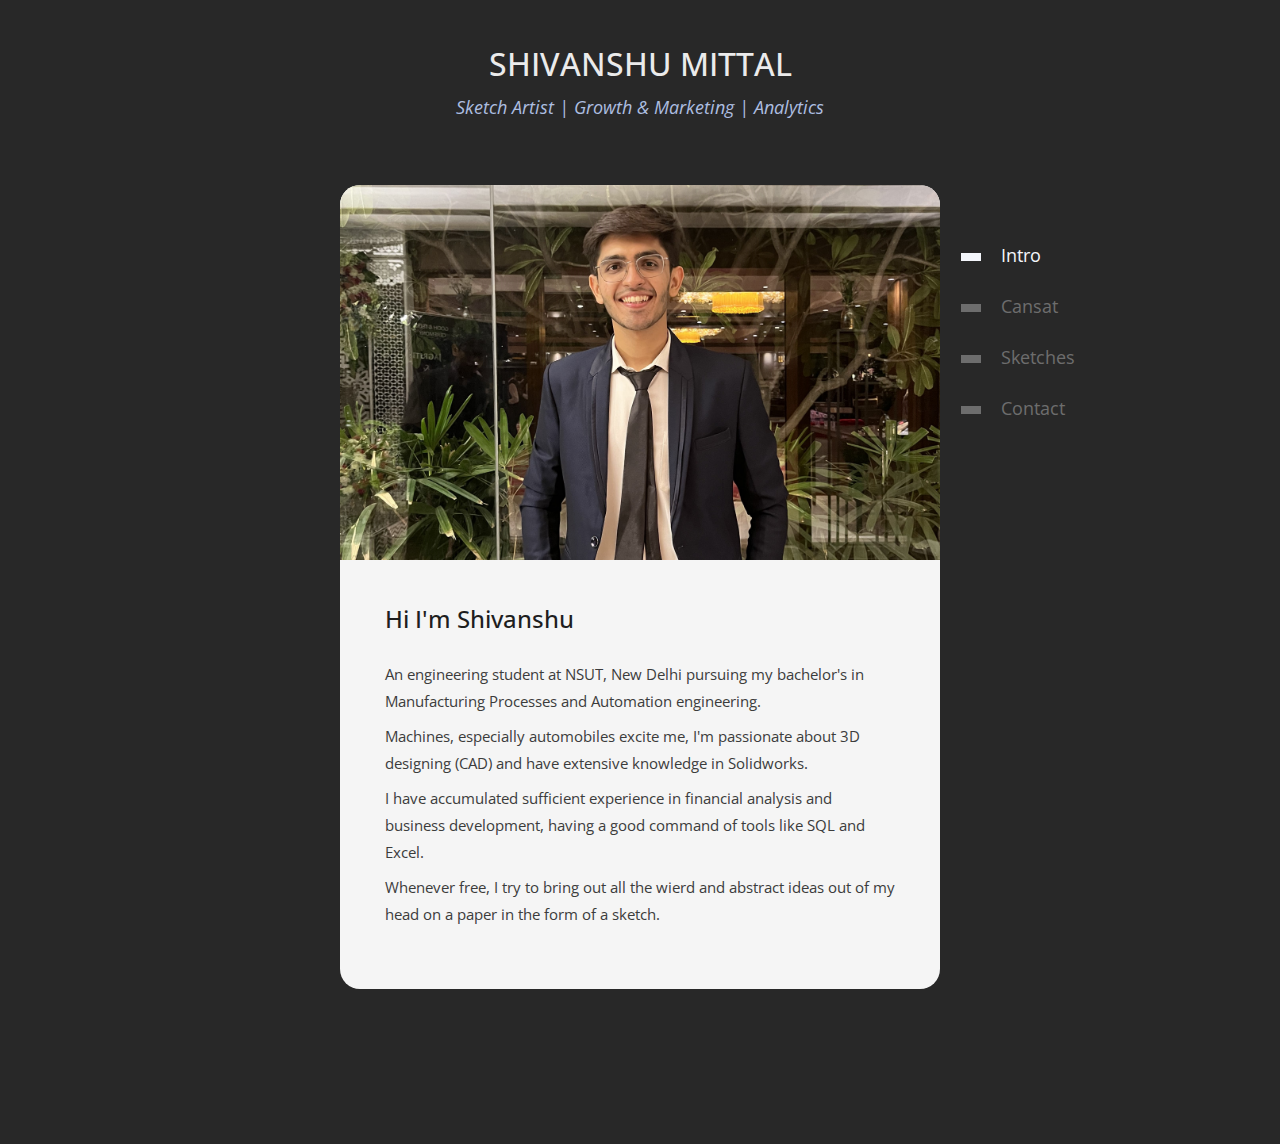
<file: index.html>
<!DOCTYPE html>
<html lang="en">

<head>
  <meta charset="UTF-8" />
  <meta name="viewport" content="width=device-width, initial-scale=1.0" />
  <meta http-equiv="X-UA-Compatible" content="ie=edge" />
  <title>Shivanshu Mittal</title>

  <link rel="stylesheet" href="https://fonts.googleapis.com/css?family=Open+Sans:400,600" />
  <link rel="stylesheet" href="css/bootstrap.min.css" />
  <link rel="stylesheet" href="css/templatemo-style.css" />
</head>

<body>
  <div class="tm-page-container mx-auto">
    <header class="tm-header text-center">
      <h1 class="tm-title text-uppercase">Shivanshu Mittal</h1>
      <p class="tm-primary-color"><i>Sketch Artist | Growth & Marketing | Analytics</i></p>
    </header>

    <section class="tm-section">
      <nav class="tm-nav">
        <ul>
          <li class="active">
            <a href="index.html"><span class="tm-nav-deco"></span>Intro</a>
          </li>
          <li>
            <a href="cansat.html"><span class="tm-nav-deco"></span>Cansat</a>
          </li>
          <li>
            <a href="gallery.html"><span class="tm-nav-deco"></span>Sketches</a>
          </li>
          <li>
            <a href="contact.html"><span class="tm-nav-deco"></span>Contact</a>
          </li>
        </ul>
      </nav>
      <div class="tm-content-container">
        <figure class="mb-0">
          <img src="img/img-1.jpg" alt="Image" class="img-fluid tm-img" />
        </figure>
        <div class="tm-content">
          <h2 class="tm-page-title">Hi I'm Shivanshu</h2>
          <p class="mb-2">
            An engineering student at NSUT, New Delhi pursuing my bachelor's in Manufacturing Processes and Automation engineering. 
          </p>
          <p class="mb-2">
            Machines, especially automobiles excite me, I'm passionate about 3D designing (CAD) and have extensive knowledge in Solidworks.
          </p>
          <p class="mb-2">
            I have accumulated sufficient experience in financial analysis and business development, having a good command of tools like SQL and Excel.
          </p>
          <p>
            Whenever free, I try to bring out all the wierd and abstract ideas out of my head on a paper in the form of a sketch.
          </p>
        </div>
      </div>
    </section>
  </div>
</body>

</html>
</file>
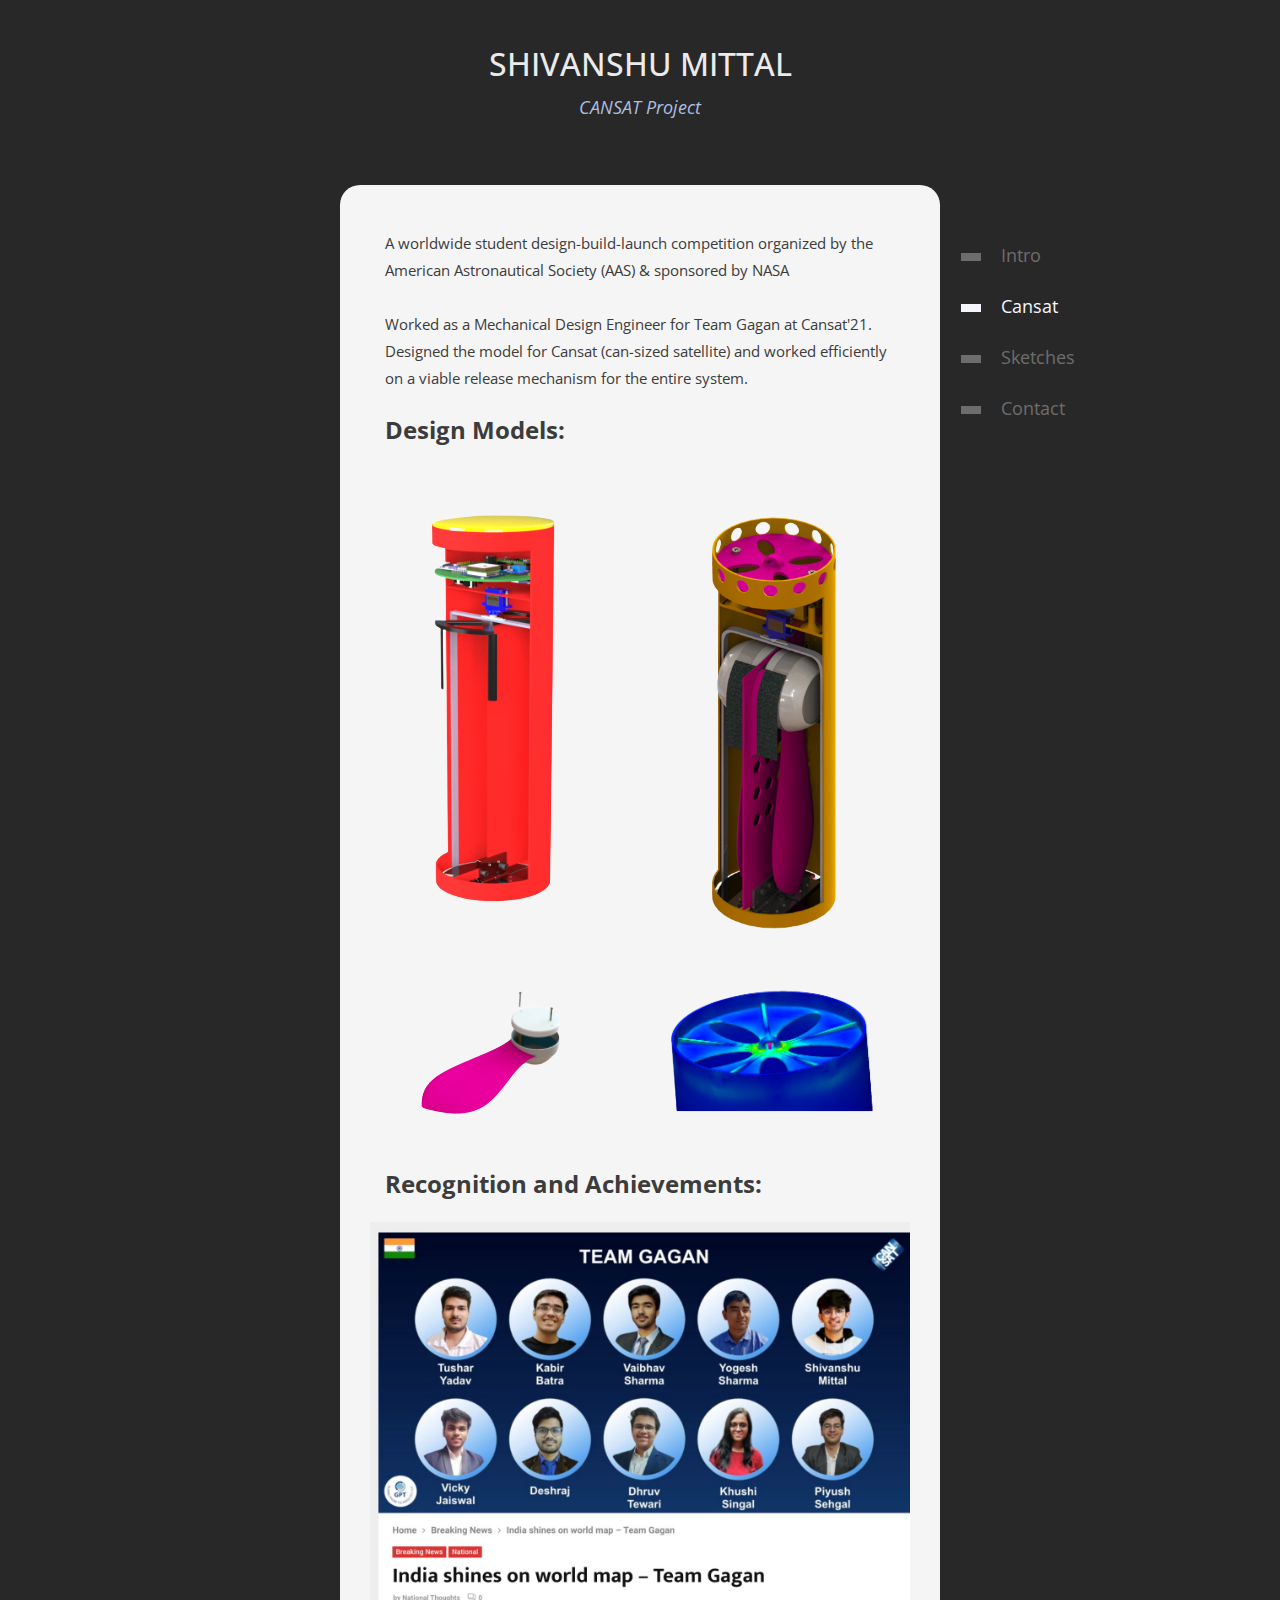
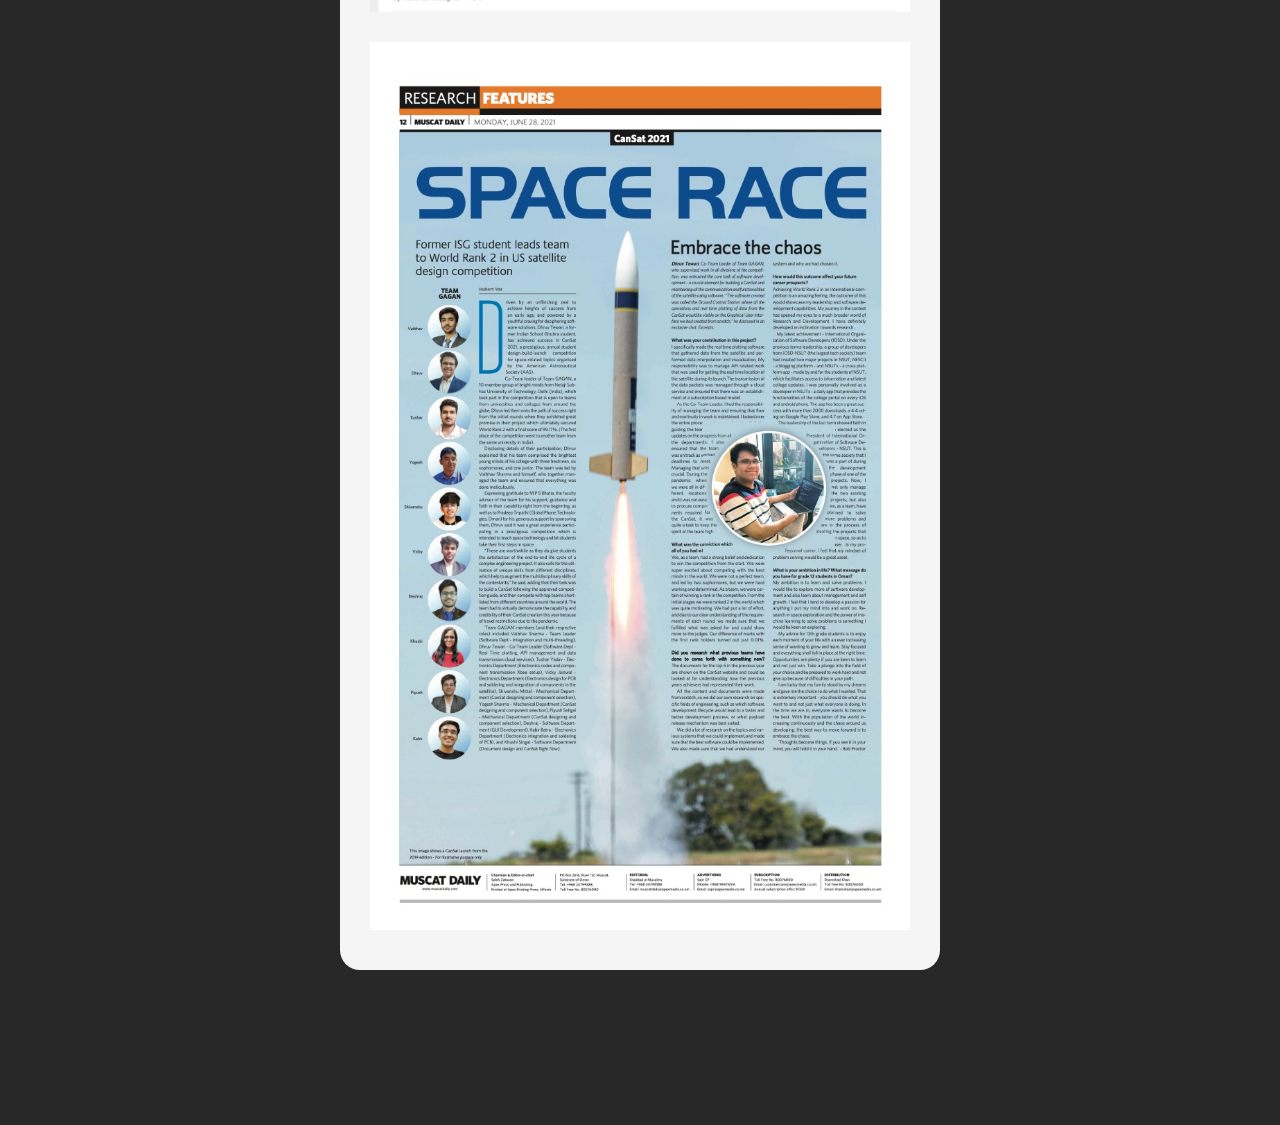
<file: cansat.html>
<!DOCTYPE html>
<html lang="en">

<head>
    <meta charset="UTF-8" />
    <meta name="viewport" content="width=device-width, initial-scale=1.0" />
    <meta http-equiv="X-UA-Compatible" content="ie=edge" />
    <title>Shivanshu Mittal</title>

    <link rel="stylesheet" href="https://fonts.googleapis.com/css?family=Open+Sans:400,600" />
    <link rel="stylesheet" href="css/bootstrap.min.css" />
    <link rel="stylesheet" href="css/templatemo-style.css" />

</head>

<body>
    <div class="tm-page-container mx-auto">
        <header class="tm-header text-center">
            <h1 class="tm-title text-uppercase">SHIVANSHU MITTAL</h1>
            <p class="tm-primary-color"><i>CANSAT Project</i></p>
        </header>

        <section class="tm-section">
            <nav class="tm-nav">
                <ul>
                    <li>
                        <a href="index.html"><span class="tm-nav-deco"></span>Intro</a>
                      </li>
                      <li class="active">
                        <a href="cansat.html"><span class="tm-nav-deco"></span>Cansat</a>
                      </li>
                      <li>
                        <a href="gallery.html"><span class="tm-nav-deco"></span>Sketches</a>
                      </li>
                      <li>
                        <a href="contact.html"><span class="tm-nav-deco"></span>Contact</a>
                      </li>
                </ul>
            </nav>
            <div class="tm-content-container">
              <div class="tm-content tm-content-2">
                <p>
                  A worldwide student design-build-launch competition organized by the American Astronautical Society (AAS) & sponsored by NASA 
<br><br>Worked as a Mechanical Design Engineer for Team Gagan at Cansat'21.<br>
Designed the model for Cansat (can-sized satellite) and worked efficiently on a viable release mechanism for the entire system.
                </p>
      
                <h4 class="mt-4"><b>Design Models:</b></h4>
                <div class="container-fluid">
                  <div class=" tm-gallery" id="tmGallery">
                    <div class="row">
                    <div class="col-sm-6 tm-gallery-item" >
                      <figure class="effect-bubba">
                        <img src="img/cansat/pdrmodel.png" alt="Gallery item" class="img-fluid mx-5" />
                        <figcaption>
                          <h2>PDR Model</h2>
                          <p>Preliminary Design Model</p>
                        </figcaption>
                      </figure>
                    </div>
                    <div class="col-sm-6 tm-gallery-item">
                      <figure class="effect-bubba">
                        <img src="img/cansat/container.png" alt="Gallery item" class="img-fluid" />
                        <figcaption>
                          <h2>CDR Model</h2>
                          <p>Final Model</p>
                  
                        </figcaption>
                      </figure>
                    </div>
                    <div class="col-sm-6 tm-gallery-item">
                      <figure class="effect-bubba">
                        <img src="img/cansat/Screenshot_1.png" alt="Gallery item" class="img-fluid mx-5 my-2" />
                        <figcaption>
                          <p><b>Final Payload Design</b></p>
                        
                        </figcaption>
                      </figure>
                    </div>
                    <div class="col-sm-6 tm-gallery-item">
                      <figure class="effect-bubba">
                        <img src="img/cansat/Screenshot_3.png" alt="Gallery item" class="img-fluid" />
                        <figcaption>
                     
                          <p><b>Parachut Support Heatmap</b></p>
      
                        </figcaption>
                      </figure>
                    </div>
                    <br>
                  </div>
                  <h4  class="col-sm-12 mt-4"><b>Recognition and Achievements: </b></h4>
                  <div class="row">
        
                    <div class="col-sm-12 tm-gallery-item">
                     
                        <img src="img/cansat/img1.jpeg" alt="Gallery item" class="img-fluid" />
                       
                      
                    </div>
                  </div>
                  <div class="row">
                    <div class="col-sm-12 tm-gallery-item">  
                        <img src="img/cansat/img3.jpeg" alt="Gallery item" class="img-fluid" />

                    </div>
                  </div>
                  </div>
                </div>
              </div>
            </div>
        </section>

    </div>
</body>

</html>
</file>
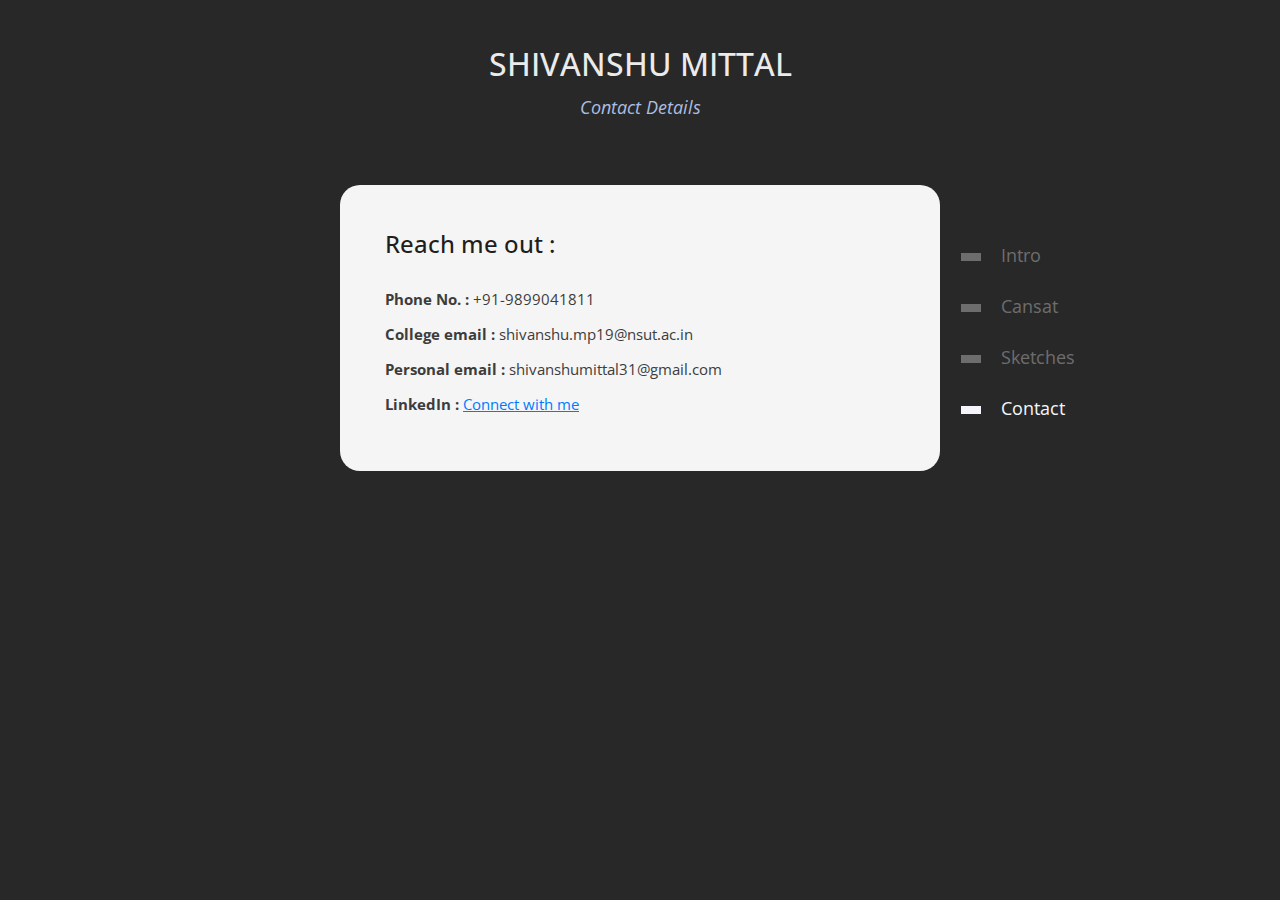
<file: contact.html>
<!DOCTYPE html>
<html lang="en">

<head>
    <meta charset="UTF-8" />
    <meta name="viewport" content="width=device-width, initial-scale=1.0" />
    <meta http-equiv="X-UA-Compatible" content="ie=edge" />
    <title>Shivanshu Mittal</title>

    <link rel="stylesheet" href="https://fonts.googleapis.com/css?family=Open+Sans:400,600" />
    <link rel="stylesheet" href="css/bootstrap.min.css" />
    <link rel="stylesheet" href="css/templatemo-style.css" />
<!--
Verticard Template
https://templatemo.com/tm-533-verticard

Template re-distribution is NOT allowed on any kind of download website. Thank you.

-->
</head>

<body>
    <div class="tm-page-container mx-auto">
        <header class="tm-header text-center">
            <h1 class="tm-title text-uppercase">SHIVANSHU MITTAL</h1>
            <p class="tm-primary-color"><i>Contact Details</i></p>
        </header>

        <section class="tm-section">
            <nav class="tm-nav">
                <ul>
                    <li>
                        <a href="index.html"><span class="tm-nav-deco"></span>Intro</a>
                      </li>
                      <li>
                        <a href="cansat.html"><span class="tm-nav-deco"></span>Cansat</a>
                      </li>
                      <li>
                        <a href="gallery.html"><span class="tm-nav-deco"></span>Sketches</a>
                      </li>
                      <li class="active">
                        <a href="contact.html"><span class="tm-nav-deco"></span>Contact</a>
                      </li>
                </ul>
            </nav>
            <div class="tm-content-container">
                <div class="tm-content">
                    <h2 class="tm-page-title">Reach me out :</h2>
                    <p class="mb-2">
                      <b>Phone No. :</b> +91-9899041811
                    </p>
                    <p class="mb-2">
                      <b>College email :</b> shivanshu.mp19@nsut.ac.in
                    </p>
                    <p class="mb-2">
                     <b>Personal email :</b> shivanshumittal31@gmail.com
                    </p>
                    <p class="mb-2">
                        <b>LinkedIn :</b> <a href="http://www.linkedin.com/in/shivanshu-mittal-3110"><u>Connect with me</u></a>
                     </p>
                  </div>
            </div>
        </section>

    </div>
</body>

</html>
</file>
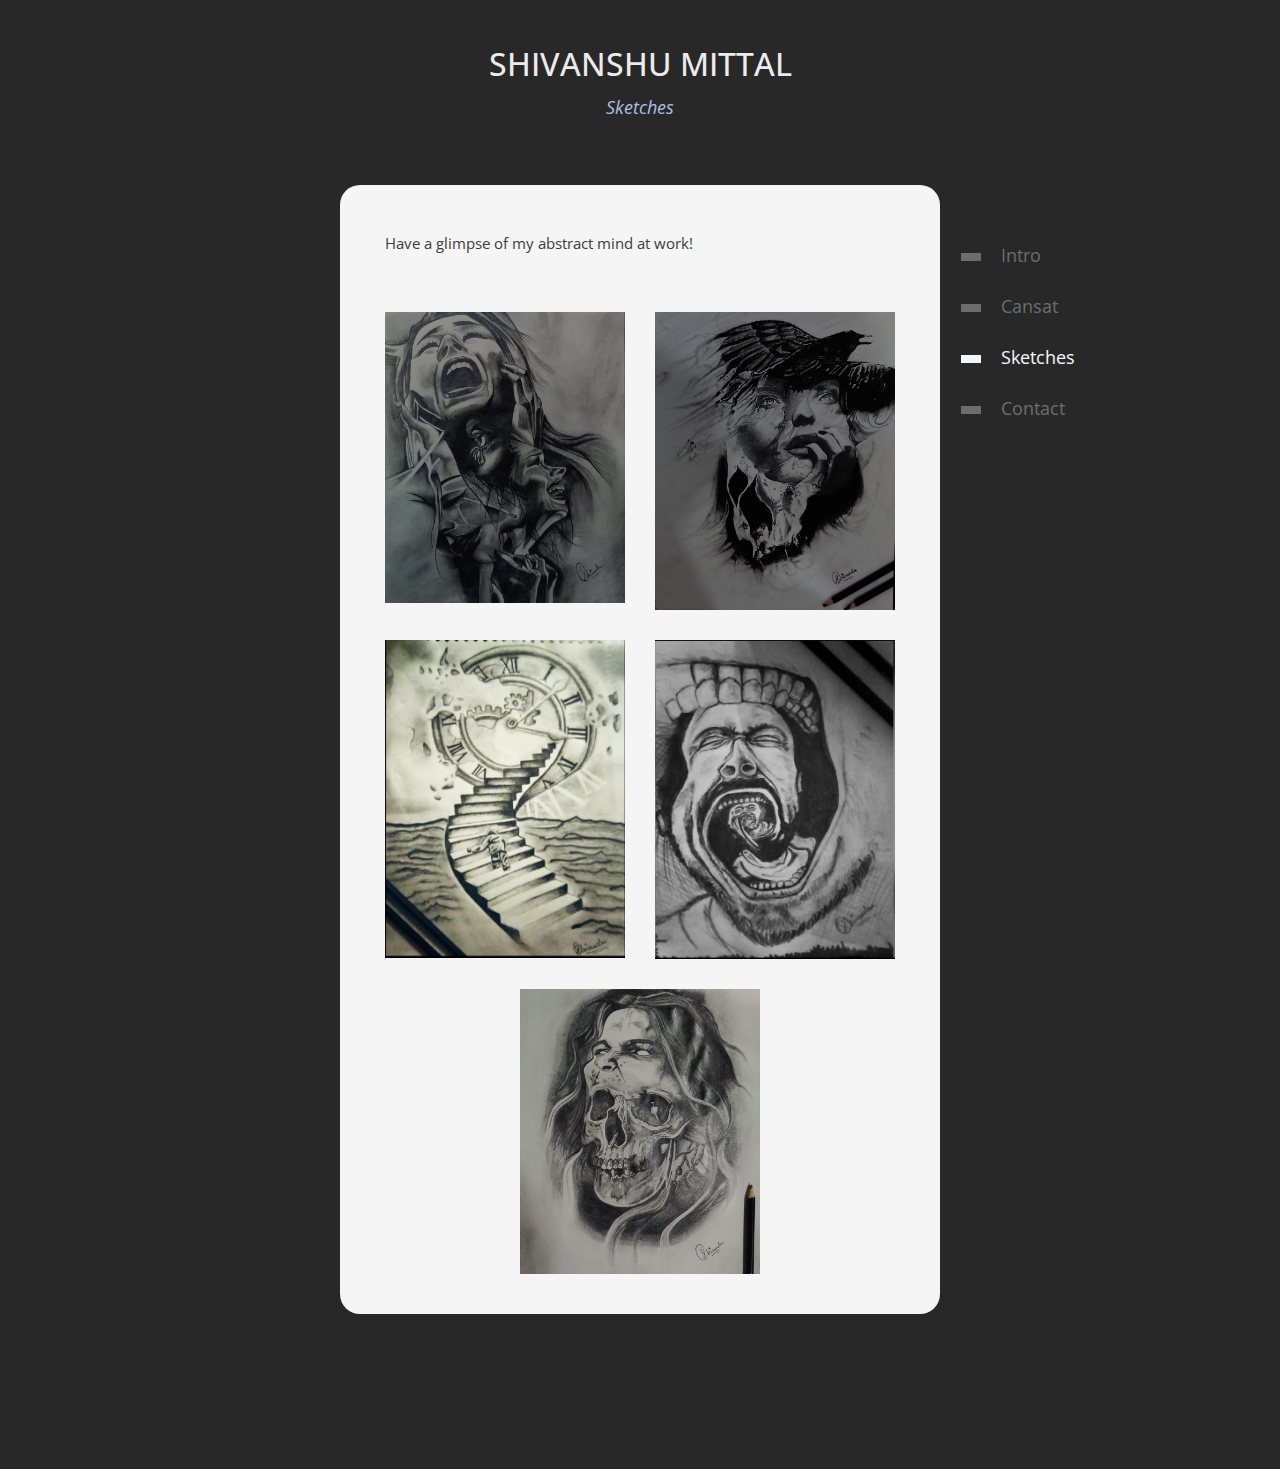
<file: gallery.html>
<!DOCTYPE html>
<html lang="en">

<head>
  <meta charset="UTF-8" />
  <meta name="viewport" content="width=device-width, initial-scale=1.0" />
  <meta http-equiv="X-UA-Compatible" content="ie=edge" />
  <title>Shivanshu Mittal</title>

  <link rel="stylesheet" href="https://fonts.googleapis.com/css?family=Open+Sans:400,600" />
  <link rel="stylesheet" href="css/bootstrap.min.css" />
  <!-- Magnific Popup core CSS file -->
  <link rel="stylesheet" href="css/magnific-popup.css" />
  <link rel="stylesheet" href="css/templatemo-style.css" />

</head>

<body>
  <div class="tm-page-container mx-auto">
    <header class="tm-header text-center">
      <h1 class="tm-title text-uppercase">Shivanshu Mittal</h1>
      <p class="tm-primary-color"><i>Sketches</i></p>
    </header>

    <div class="tm-section">
      <nav class="tm-nav">
        <ul>
          <li>
            <a href="index.html"><span class="tm-nav-deco"></span>Intro</a>
          </li>
          <li>
            <a href="cansat.html"><span class="tm-nav-deco"></span>Cansat</a>
          </li>
          <li class="active">
            <a href="gallery.html"><span class="tm-nav-deco"></span>Sketches</a>
          </li>
          <li>
            <a href="contact.html"><span class="tm-nav-deco"></span>Contact</a>
          </li>
        </ul>
      </nav>
      <div class="tm-content-container">
        <div class="tm-content tm-content-2">
          <p>
            Have a glimpse of my abstract mind at work!
          </p>

          <div class="container-fluid">
            <div class="row tm-gallery" id="tmGallery">
              <div class="col-sm-6 tm-gallery-item">
                  <img src="img/sketches/img1.jpg" alt="Gallery item" class="img-fluid" />
              </div>
              <div class="col-sm-6 tm-gallery-item">
                <img src="img/sketches/img2.jpg" alt="Gallery item" class="img-fluid" />
            </div>
            <div class="col-sm-6 tm-gallery-item">
              <img src="img/sketches/img3.jpg" alt="Gallery item" class="img-fluid" />
          </div>
          <div class="col-sm-6 tm-gallery-item">
            <img src="img/sketches/img4.jpg" alt="Gallery item" class="img-fluid" />
        </div>
        <div class="col-sm-3"></div>
        <div class="col-sm-6 tm-gallery-item">
          <img src="img/sketches/img5.jpg" alt="Gallery item" class="img-fluid" />
      </div>
            </div>
          </div>
        </div>
      </div>
    </div>

  </div>

  <script src="js/jquery-3.4.1.min.js"></script>
  <script src="js/jquery.magnific-popup.min.js"></script>
  <script>
    $(document).ready(function () {
      // Magnific Pop up
      // https://dimsemenov.com/plugins/magnific-popup/
      $('.tm-gallery').magnificPopup({
        delegate: 'a', // child items selector, by clicking on it popup will open
        type: 'image',
        gallery: {
          enabled: true
        },
      });
    });
  </script>

</body>
</html>
</file>
<file: css/templatemo-style.css>
body {
  font-family: "Open Sans", Arial, Helvetica, sans-serif;
  font-size: 18px;
  font-weight: 400;
  overflow-x: hidden;
  background-color: #282828;
  color: #3c3c3c;
}

a {
  transition: all 0.3s ease;
}

a:hover,
a:focus {
  text-decoration: none;
}

p {
  line-height: 1.8;
}

.tm-primary-color {
  color: #adbee0;
}

.tm-secondary-color {
  color: #0099CC;
}


.tm-page-container {
  max-width: 600px;
  width: 100%;  
}

.tm-section {
  margin-bottom: 155px;
  position: relative;
}

.tm-content-container {      
  border-radius: 20px;
  background-color: #f5f5f5;
}

.tm-nav {
  position: absolute;
  right: -150px;
  top: 45px;
}

.tm-nav > ul > li {
  list-style: none;
}

.tm-nav > ul > li > a {
  display: block;
  padding: 12px 15px;
  color: #6d6d6d;
}

.tm-nav > ul > li.active > a,
.tm-nav > ul > li > a:hover,
.tm-nav > ul > li > a:focus {
  color: #f4f6fb;
}

.tm-nav-deco {
  display: inline-block;
  width: 20px;
  height: 8px;
  background-color: #6d6d6d;
  vertical-align: middle;
  margin-right: 20px;
}

.tm-nav > ul > li.active > a > .tm-nav-deco,
.tm-nav > ul > li:hover > a > .tm-nav-deco
 {
  background-color: #f4f6fb;
}

.tm-content {  
	font-size: 15px;
  padding: 45px;
}

.tm-header {
  padding: 45px 15px;
}

.tm-title {
  font-size: 2rem;
  color: #ebebeb;
}

.tm-page-title {
  font-size: 1.5rem;
  margin-bottom: 27px;
  color: #1e1e1e;
}

.tm-img {
  border-top-left-radius: 20px;
  border-top-right-radius: 20px;  
}

footer {
  font-size: 1rem;
  display: flex;
  justify-content: space-between;
  padding-bottom: 50px;
  color: #9A9B9C;
}

.tm-footer-link {
  color: #9A9B9C;
}

/* 
  Gallery Item Hover Effect
  https://tympanus.net/codrops/2014/06/19/ideas-for-subtle-hover-effects/
*/

/* Common style */
.tm-gallery-item figure {
	position: relative;	
	overflow: hidden;
	margin-bottom: 0;
	
	text-align: center;
	cursor: pointer;
}

.tm-gallery-item figure img {
	position: relative;
	display: block;
	min-height: 100%;
	max-width: 100%;
	opacity: 0.8;
}

.tm-gallery-item figure figcaption {
	color: black;
	text-transform: uppercase;
	font-size: 1.25em;
	-webkit-backface-visibility: hidden;
	backface-visibility: hidden;
}

.tm-gallery-item figure figcaption::before,
.tm-gallery-item figure figcaption::after {
	pointer-events: none;
}

.tm-gallery-item figure figcaption,
.tm-gallery-item figure figcaption > a {
	position: absolute;
	top: 0;
	left: 0;
	width: 100%;
	height: 100%;
}

/* Anchor will cover the whole item by default */
/* For some effects it will show as a button */
.tm-gallery-item figure figcaption > a {
	z-index: 1000;
	text-indent: 200%;
	white-space: nowrap;
	font-size: 0;
	opacity: 0;
}

.tm-gallery-item figure h2 {
	word-spacing: -0.15em;
	font-weight: 300;
}

.tm-gallery-item figure h2 span {	font-weight: 800; }

.tm-gallery-item figure h2,
.tm-gallery-item figure p {
	margin: 0;
}

.tm-gallery-item figure p {
	letter-spacing: 1px;
	font-size: 60.5%;
	max-width: 200px;
	margin: 0 auto;
}

/*---------------*/
/***** Bubba *****/
/*---------------*/



figure.effect-bubba img {
	opacity: 1;
	-webkit-transition: opacity 0.35s;
	transition: opacity 0.35s;
}

figure.effect-bubba:hover img {
	opacity: 0.4;
}

figure.effect-bubba figcaption::before,
figure.effect-bubba figcaption::after {
	position: absolute;
	top: 15px;
	right: 15px;
	bottom: 15px;
	left: 15px;
	content: '';
	opacity: 0;
	-webkit-transition: opacity 0.35s, -webkit-transform 0.35s;
	transition: opacity 0.35s, transform 0.35s;
}

figure.effect-bubba figcaption::before {
	border-top: 1px solid #000;
	border-bottom: 1px solid #000;
	-webkit-transform: scale(0,1);
	transform: scale(0,1);
}

figure.effect-bubba figcaption::after {
	border-right: 1px solid #000;
	border-left: 1px solid #000;
	-webkit-transform: scale(1,0);
	transform: scale(1,0);
}

figure.effect-bubba h2 {
	font-size: 1.5rem;	
	-webkit-transition: -webkit-transform 0.35s;
	transition: transform 0.35s;
	-webkit-transform: translate3d(0,-5px,0);
	transform: translate3d(0,-5px,0);
	opacity: 0;
}

figure.effect-bubba p {
	width: 100%;
	padding: 10px;
	opacity: 0;
	-webkit-transition: opacity 0.35s, -webkit-transform 0.35s;
	transition: opacity 0.35s, transform 0.35s;
	-webkit-transform: translate3d(0,20px,0);
	transform: translate3d(0,20px,0);
}

figure.effect-bubba:hover figcaption::before,
figure.effect-bubba:hover figcaption::after {
	opacity: 1;
	-webkit-transform: scale(1);
	transform: scale(1);
}

figure.effect-bubba:hover h2,
figure.effect-bubba:hover p {
	opacity: 1;
	-webkit-transform: translate3d(0,0,0);
	transform: translate3d(0,0,0);
}

.tm-gallery {
  margin-top: 40px;
  margin-left: -30px;
  margin-right: -30px;
  margin-bottom: -20px;
}

.tm-gallery-item {
	margin-top: 15px;
	margin-bottom: 15px;

}

.tm-content-2 {
	padding-left: 45px;
	padding-right: 45px;
}

figcaption {
	display: flex;
	flex-direction: column;
	align-items: center;
	justify-content: center;
}

.tm-img-overlay-wrap {
	position: relative;
	min-height: 280px;
	background-image: url(../img/contact.jpg);
	background-repeat: no-repeat;
	background-size: cover;
	border-top-left-radius: 20px;
	border-top-right-radius: 20px;
}

.tm-img-overlay {
	border-top-left-radius: 20px;
	border-top-right-radius: 20px;
	position: absolute;
	top: 0;
	left: 0;
	width: 100%;
	height: 100%;
	background-color: rgba(0,0,0,0.5);
}

.tm-img-overlay-text {
	position: relative;
	z-index: 1000;
}

.tm-contact-form {
	max-width: 380px;
}

.form-group {
	margin-bottom: 35px;
}

.btn {
	font-size: 1.1rem;
	padding: 10px 35px;
	border: none;
}

.btn-primary {
	background-color: #9999CC;
}

.btn-primary:hover,
.btn-primary:focus {
	background-color: #9a9afc;
}

.tm-small {
	font-size: 90%;
}

@media (max-width: 945px) {
  .tm-nav {
    position: static;
  }

  .tm-page-container {
    padding-left: 15px;
    padding-right: 15px;
  }
}

@media (max-width: 575px) {
	.tm-gallery-item {
		max-width: 100%;
		height: auto;
	}
}

@media (max-width: 480px) {
  footer {
    display: block;
  }

  footer span {
    display: block;
    padding: 15px;
  }
}
</file>
